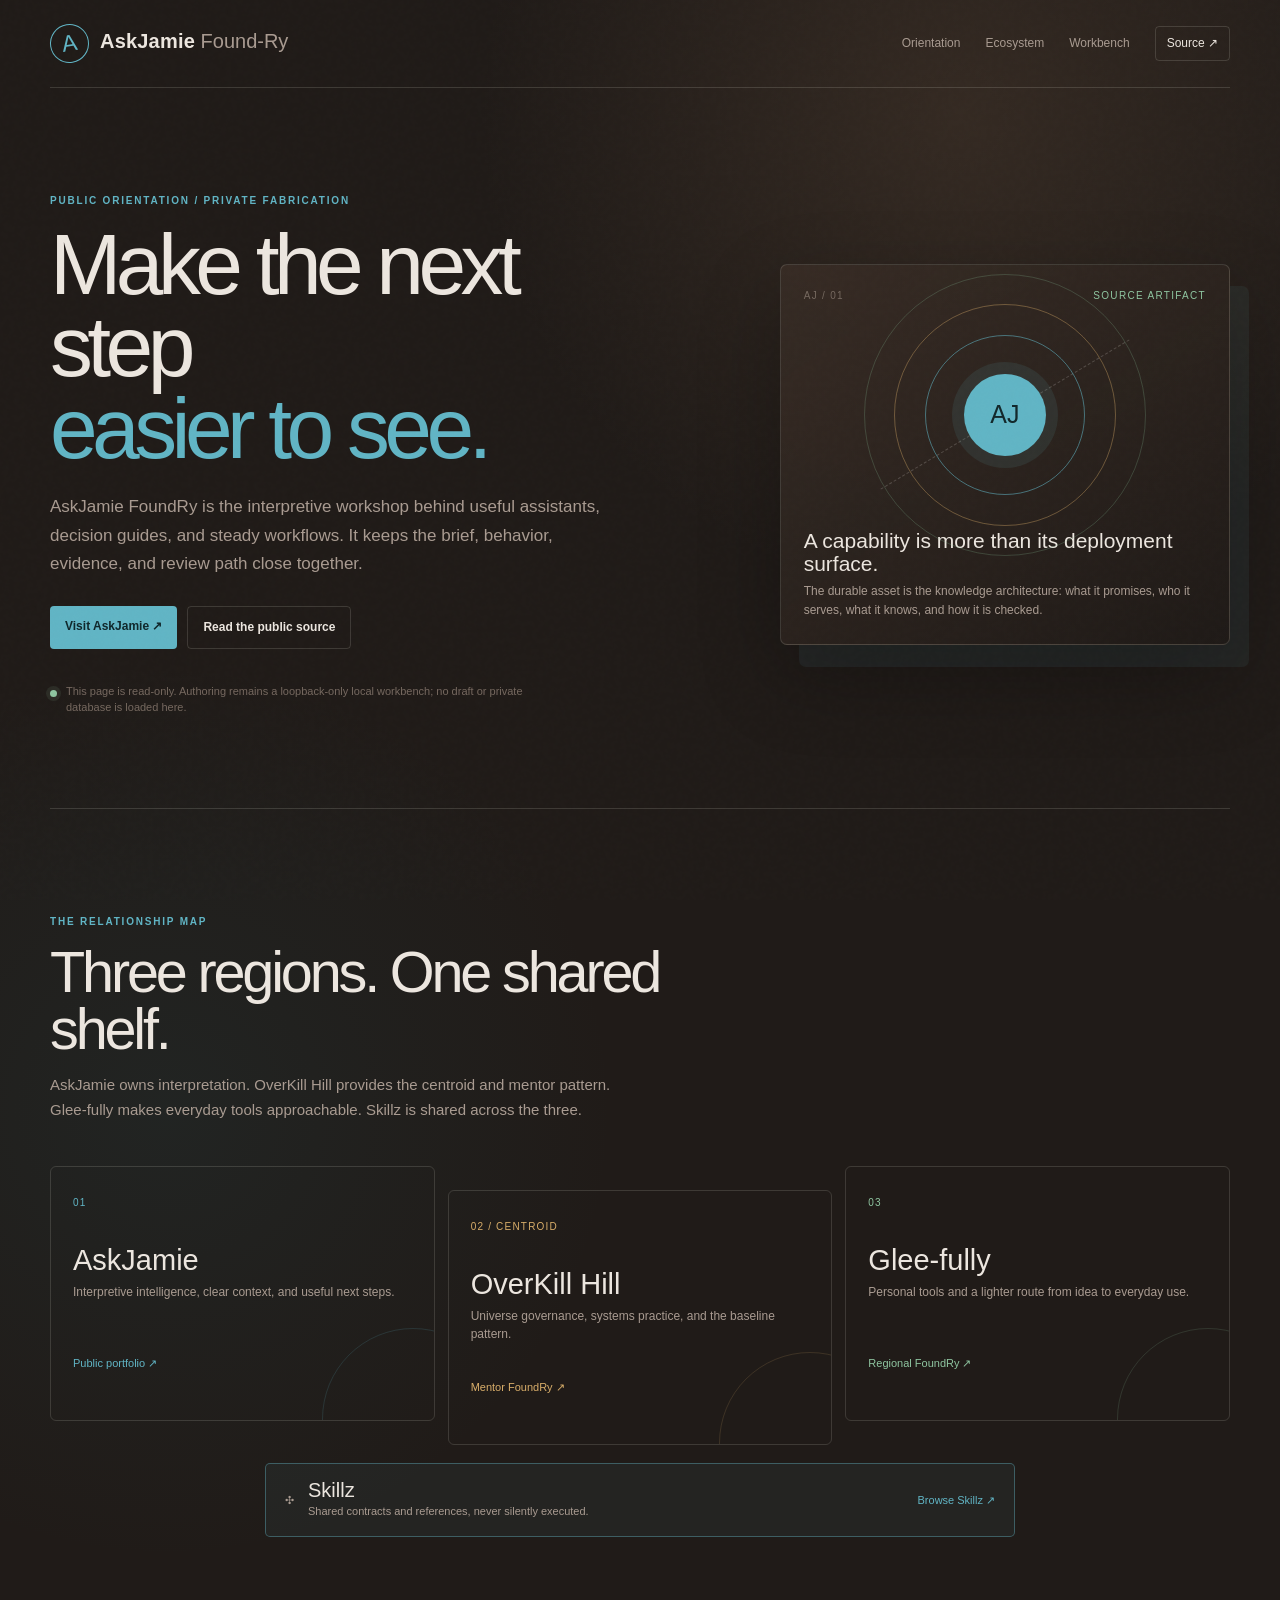
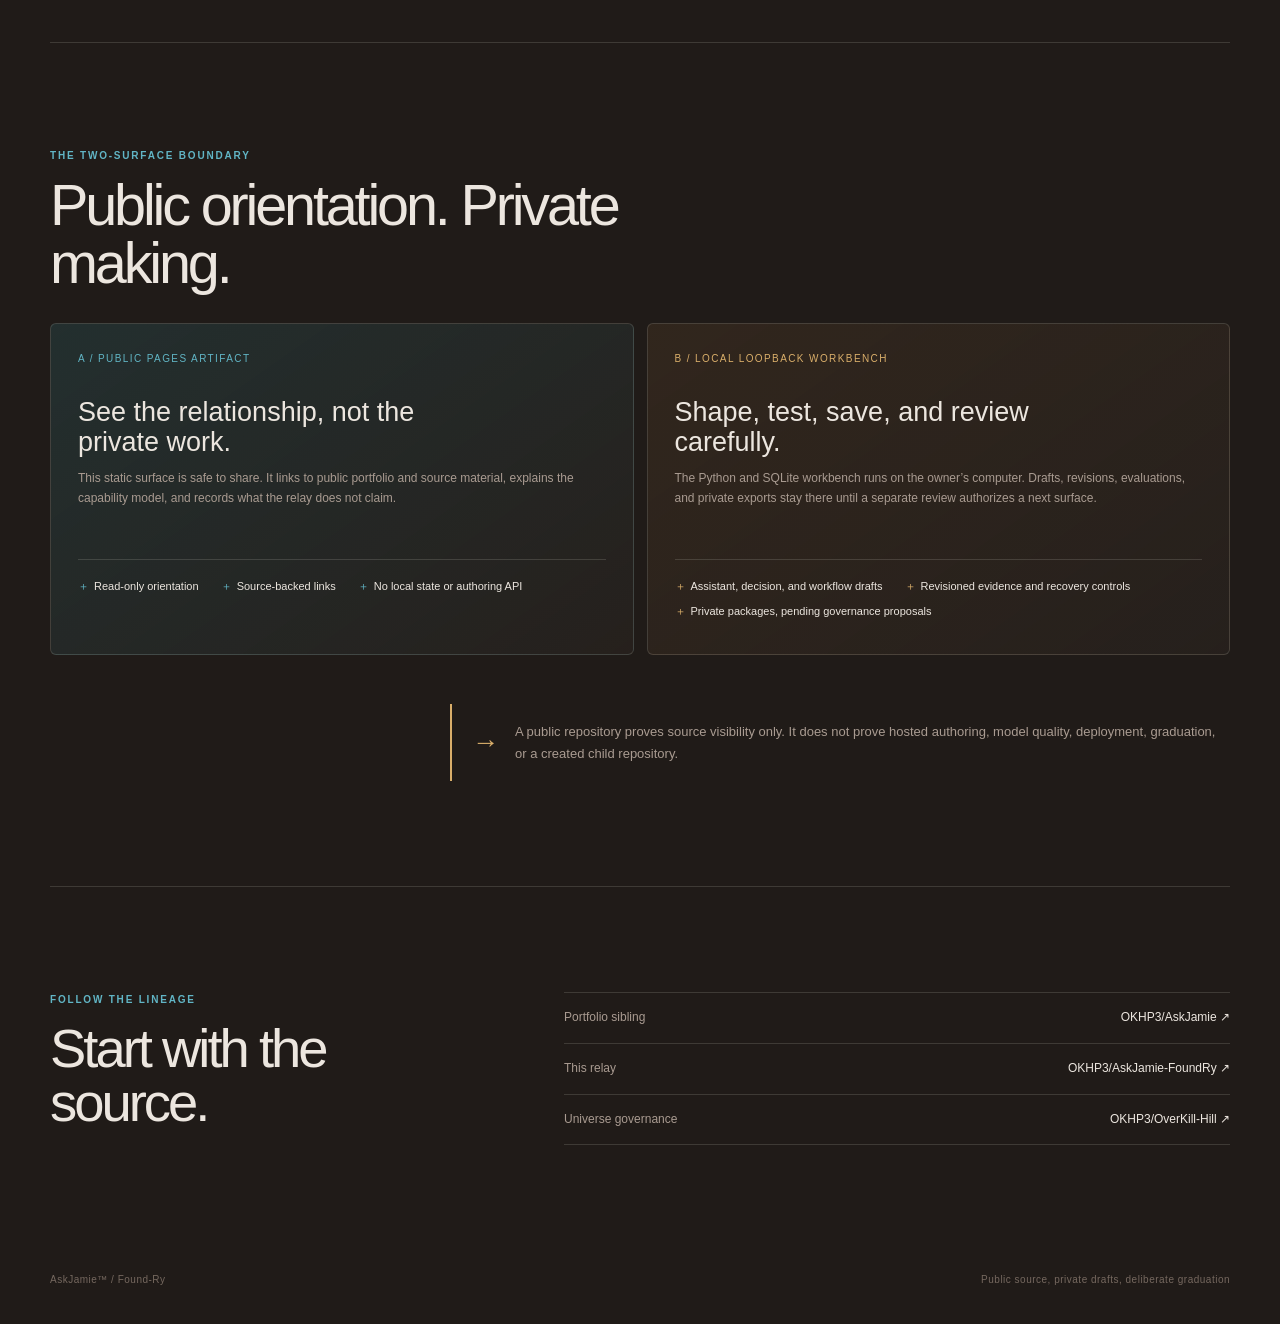
<file: public/index.html>
<!doctype html>
<html lang="en">
  <head>
    <meta charset="utf-8" />
    <meta name="viewport" content="width=device-width, initial-scale=1" />
    <meta name="theme-color" content="#201b18" />
    <meta
      name="description"
      content="AskJamie FoundRy: a public orientation to the private capability-building relay."
    />
    <meta property="og:title" content="AskJamie FoundRy" />
    <meta
      property="og:description"
      content="Interpretive capabilities, evidence, and careful next steps."
    />
    <meta property="og:type" content="website" />
    <title>AskJamie FoundRy | A careful place to shape capability</title>
    <link rel="icon" href="./favicon.svg" type="image/svg+xml" />
    <link rel="stylesheet" href="./styles.css" />
  </head>
  <body>
    <div class="grain" aria-hidden="true"></div>
    <header class="masthead">
      <a class="wordmark" href="./" aria-label="AskJamie FoundRy home">
        <span class="mark" aria-hidden="true">A</span>
        <span><b>AskJamie</b><i> Found-Ry</i></span>
      </a>
      <nav aria-label="Primary">
        <a href="#orientation">Orientation</a>
        <a href="#ecosystem">Ecosystem</a>
        <a href="#workbench">Workbench</a>
        <a class="nav-cta" href="https://github.com/OKHP3/AskJamie-FoundRy">Source ↗</a>
      </nav>
    </header>

    <main>
      <section class="hero" id="orientation">
        <div class="hero-copy">
          <p class="eyebrow">PUBLIC ORIENTATION / PRIVATE FABRICATION</p>
          <h1>Make the next step <em>easier to see.</em></h1>
          <p class="lede">
            AskJamie FoundRy is the interpretive workshop behind useful assistants,
            decision guides, and steady workflows. It keeps the brief, behavior,
            evidence, and review path close together.
          </p>
          <div class="hero-actions">
            <a class="button primary" href="https://askjamie.bot/">Visit AskJamie ↗</a>
            <a class="button secondary" href="https://github.com/OKHP3/AskJamie-FoundRy">
              Read the public source
            </a>
          </div>
          <p class="boundary-note">
            <span class="dot"></span>
            This page is read-only. Authoring remains a loopback-only local
            workbench; no draft or private database is loaded here.
          </p>
        </div>
        <div class="hero-card" aria-label="AskJamie FoundRy orientation">
          <div class="card-top">
            <span>AJ / 01</span>
            <span class="status">SOURCE ARTIFACT</span>
          </div>
          <div class="signal">
            <span class="signal-line"></span>
            <span class="signal-ring ring-one"></span>
            <span class="signal-ring ring-two"></span>
            <span class="signal-ring ring-three"></span>
            <span class="signal-core">AJ</span>
          </div>
          <p class="card-label">A capability is more than its deployment surface.</p>
          <p class="card-copy">
            The durable asset is the knowledge architecture: what it promises,
            who it serves, what it knows, and how it is checked.
          </p>
        </div>
      </section>

      <section class="section ecosystem" id="ecosystem">
        <div class="section-heading">
          <p class="eyebrow">THE RELATIONSHIP MAP</p>
          <h2>Three regions. One shared shelf.</h2>
          <p>
            AskJamie owns interpretation. OverKill Hill provides the centroid and
            mentor pattern. Glee-fully makes everyday tools approachable. Skillz
            is shared across the three.
          </p>
        </div>
        <div class="regions" role="list" aria-label="The three regions">
          <article class="region ask" role="listitem">
            <span class="region-number">01</span>
            <h3>AskJamie</h3>
            <p>Interpretive intelligence, clear context, and useful next steps.</p>
            <a href="https://askjamie.bot/">Public portfolio ↗</a>
          </article>
          <article class="region overkill" role="listitem">
            <span class="region-number">02 / CENTROID</span>
            <h3>OverKill Hill</h3>
            <p>Universe governance, systems practice, and the baseline pattern.</p>
            <a href="https://github.com/OKHP3/OverKill-Hill-FoundRy">Mentor FoundRy ↗</a>
          </article>
          <article class="region glee" role="listitem">
            <span class="region-number">03</span>
            <h3>Glee-fully</h3>
            <p>Personal tools and a lighter route from idea to everyday use.</p>
            <a href="https://github.com/OKHP3/Glee-fullyTools-FoundRy">Regional FoundRy ↗</a>
          </article>
        </div>
        <div class="shared">
          <span class="shared-mark">✣</span>
          <div>
            <strong>Skillz</strong>
            <span>Shared contracts and references, never silently executed.</span>
          </div>
          <a href="https://okhp3.github.io/skillz/">Browse Skillz ↗</a>
        </div>
      </section>

      <section class="section workbench" id="workbench">
        <div class="section-heading compact">
          <p class="eyebrow">THE TWO-SURFACE BOUNDARY</p>
          <h2>Public orientation. Private making.</h2>
        </div>
        <div class="surface-grid">
          <article class="surface public-surface">
            <div class="surface-index">A / PUBLIC PAGES ARTIFACT</div>
            <h3>See the relationship, not the private work.</h3>
            <p>
              This static surface is safe to share. It links to public portfolio
              and source material, explains the capability model, and records
              what the relay does not claim.
            </p>
            <ul>
              <li>Read-only orientation</li>
              <li>Source-backed links</li>
              <li>No local state or authoring API</li>
            </ul>
          </article>
          <article class="surface private-surface">
            <div class="surface-index">B / LOCAL LOOPBACK WORKBENCH</div>
            <h3>Shape, test, save, and review carefully.</h3>
            <p>
              The Python and SQLite workbench runs on the owner’s computer. Drafts,
              revisions, evaluations, and private exports stay there until a
              separate review authorizes a next surface.
            </p>
            <ul>
              <li>Assistant, decision, and workflow drafts</li>
              <li>Revisioned evidence and recovery controls</li>
              <li>Private packages, pending governance proposals</li>
            </ul>
          </article>
        </div>
        <div class="principle">
          <span class="principle-mark">→</span>
          <p>
            A public repository proves source visibility only. It does not prove
            hosted authoring, model quality, deployment, graduation, or a created
            child repository.
          </p>
        </div>
      </section>

      <section class="section links">
        <div>
          <p class="eyebrow">FOLLOW THE LINEAGE</p>
          <h2>Start with the source.</h2>
        </div>
        <div class="link-list">
          <a href="https://github.com/OKHP3/AskJamie">
            <span>Portfolio sibling</span><b>OKHP3/AskJamie ↗</b>
          </a>
          <a href="https://github.com/OKHP3/AskJamie-FoundRy">
            <span>This relay</span><b>OKHP3/AskJamie-FoundRy ↗</b>
          </a>
          <a href="https://github.com/OKHP3/OverKill-Hill">
            <span>Universe governance</span><b>OKHP3/OverKill-Hill ↗</b>
          </a>
        </div>
      </section>
    </main>

    <footer>
      <span>AskJamie™ / Found-Ry</span>
      <span>Public source, private drafts, deliberate graduation</span>
    </footer>
  </body>
</html>
</file>
<file: public/styles.css>
:root {
  --ink: #ece6df;
  --muted: #a99b91;
  --dim: #75685f;
  --brown: #201b18;
  --panel: #2b2420;
  --line: rgba(236, 230, 223, 0.15);
  --teal: #61b5c5;
  --gold: #d9ae6a;
  --green: #8fc6a1;
  --display: "Trebuchet MS", "Avenir Next", sans-serif;
  --body: "Open Sans", "Segoe UI", sans-serif;
}

* { box-sizing: border-box; }
html { scroll-behavior: smooth; background: var(--brown); }
body {
  margin: 0;
  min-width: 320px;
  color: var(--ink);
  background:
    radial-gradient(circle at 75% 4%, rgba(96, 74, 57, .32), transparent 30rem),
    radial-gradient(circle at 13% 38%, rgba(45, 102, 111, .12), transparent 28rem),
    var(--brown);
  font: 15px/1.65 var(--body);
}
.grain {
  position: fixed;
  inset: 0;
  pointer-events: none;
  opacity: .045;
  background-image: url("data:image/svg+xml,%3Csvg viewBox='0 0 180 180' xmlns='http://www.w3.org/2000/svg'%3E%3Cfilter id='n'%3E%3CfeTurbulence type='fractalNoise' baseFrequency='.9' numOctaves='3' stitchTiles='stitch'/%3E%3C/filter%3E%3Crect width='100%25' height='100%25' filter='url(%23n)' opacity='.34'/%3E%3C/svg%3E");
  z-index: 10;
}
a { color: inherit; }
.masthead, main, footer { width: min(1180px, calc(100% - 64px)); margin: auto; }
.masthead {
  min-height: 88px;
  display: flex;
  justify-content: space-between;
  align-items: center;
  border-bottom: 1px solid var(--line);
}
.wordmark { text-decoration: none; display: flex; gap: 11px; align-items: center; }
.wordmark b { font: 600 20px/1 var(--display); letter-spacing: .01em; }
.wordmark i { color: var(--muted); font: normal 400 20px/1 var(--display); }
.mark {
  display: grid; place-items: center; width: 39px; height: 39px;
  border: 1px solid var(--teal); border-radius: 50%; color: var(--teal);
  font: 23px/1 var(--display); transform: rotate(-9deg);
}
nav { display: flex; gap: 25px; align-items: center; }
nav a { color: var(--muted); font-size: 12px; text-decoration: none; }
nav a:hover, nav a:focus-visible, .link-list a:hover, .link-list a:focus-visible { color: var(--ink); }
.nav-cta { border: 1px solid var(--line); border-radius: 4px; padding: 7px 11px; color: var(--ink); }
.hero {
  min-height: 655px; padding: 105px 0 92px; display: grid;
  grid-template-columns: minmax(0, 1.08fr) minmax(320px, .78fr); gap: 9%;
  align-items: center;
}
.eyebrow { margin: 0 0 13px; color: var(--teal); font-size: 10px; font-weight: 700; letter-spacing: .18em; }
h1, h2, h3, p { margin-top: 0; }
h1 { max-width: 650px; margin-bottom: 24px; font: 500 clamp(3.3rem, 6.7vw, 6.25rem)/.96 var(--display); letter-spacing: -.065em; }
h1 em { display: block; color: var(--teal); font-style: normal; }
.lede { max-width: 560px; margin-bottom: 28px; color: var(--muted); font-size: 17px; }
.hero-actions { display: flex; flex-wrap: wrap; gap: 10px; }
.button {
  display: inline-block; border-radius: 4px; padding: 11px 15px;
  text-decoration: none; font-size: 12px; font-weight: 700; transition: .2s ease;
}
.button.primary { background: var(--teal); color: #10272b; }
.button.secondary { border: 1px solid var(--line); color: var(--ink); }
.button:hover, .button:focus-visible { transform: translateY(-2px); box-shadow: 0 8px 24px #0004; }
.boundary-note { max-width: 495px; display: flex; gap: 9px; align-items: start; margin: 35px 0 0; color: var(--dim); font-size: 11px; line-height: 1.45; }
.dot { flex: none; width: 7px; height: 7px; margin-top: 6px; border-radius: 50%; background: var(--green); box-shadow: 0 0 0 4px rgba(143,198,161,.1); }
.hero-card {
  min-height: 380px; position: relative; overflow: hidden; padding: 23px;
  border: 1px solid var(--line); border-radius: 7px;
  background: linear-gradient(145deg, rgba(55,44,37,.98), rgba(31,27,24,.97));
  box-shadow: 19px 22px 0 rgba(96,181,197,.07), 0 30px 80px #0004;
}
.card-top { display: flex; justify-content: space-between; color: var(--dim); font-size: 10px; letter-spacing: .13em; }
.status { color: var(--green); }
.signal { height: 220px; position: relative; display: grid; place-items: center; }
.signal-ring { position: absolute; border: 1px solid; border-radius: 50%; }
.ring-one { width: 160px; height: 160px; border-color: rgba(97,181,197,.55); }
.ring-two { width: 222px; height: 222px; border-color: rgba(217,174,106,.38); }
.ring-three { width: 282px; height: 282px; border-color: rgba(143,198,161,.22); }
.signal-line { position: absolute; width: 290px; border-top: 1px dashed rgba(236,230,223,.2); transform: rotate(-31deg); }
.signal-core { z-index: 1; display: grid; place-items: center; width: 82px; height: 82px; border-radius: 50%; background: var(--teal); color: #13282b; font: 500 25px var(--display); box-shadow: 0 0 0 12px rgba(97,181,197,.1); }
.card-label { margin: 4px 0 7px; font: 500 21px/1.1 var(--display); }
.card-copy { margin: 0; color: var(--muted); font-size: 12px; }
.section { padding: 105px 0; border-top: 1px solid var(--line); }
.section-heading { max-width: 640px; margin-bottom: 44px; }
.section-heading h2, .links h2 { margin-bottom: 14px; font: 500 clamp(2.3rem, 4.5vw, 4.25rem)/1 var(--display); letter-spacing: -.055em; }
.section-heading > p:last-child { color: var(--muted); max-width: 590px; }
.regions { display: grid; grid-template-columns: repeat(3, 1fr); gap: 13px; }
.region { min-height: 255px; padding: 22px; border: 1px solid var(--line); border-radius: 6px; position: relative; overflow: hidden; }
.region:after { content: ""; position: absolute; width: 180px; height: 180px; border: 1px solid currentColor; border-radius: 50%; right: -70px; bottom: -90px; opacity: .16; }
.region.ask { color: var(--teal); }
.region.overkill { color: var(--gold); transform: translateY(24px); }
.region.glee { color: var(--green); }
.region-number { font-size: 10px; letter-spacing: .12em; }
.region h3 { margin: 30px 0 7px; color: var(--ink); font: 500 29px var(--display); }
.region p { min-height: 54px; color: var(--muted); font-size: 12px; line-height: 1.45; }
.region a { color: currentColor; font-size: 11px; text-decoration: none; }
.shared { max-width: 750px; margin: 42px auto 0; padding: 15px 19px; display: flex; align-items: center; gap: 14px; border: 1px solid rgba(97,181,197,.4); border-radius: 5px; background: rgba(97,181,197,.06); }
.shared-mark { color: var(--teal); font-size: 25px; }
.shared strong, .shared span { display: block; }
.shared strong { font: 500 20px var(--display); }
.shared span { color: var(--muted); font-size: 11px; }
.shared a { margin-left: auto; color: var(--teal); font-size: 11px; text-decoration: none; white-space: nowrap; }
.compact { margin-bottom: 31px; }
.surface-grid { display: grid; grid-template-columns: 1fr 1fr; gap: 13px; }
.surface { padding: 27px; border: 1px solid var(--line); border-radius: 6px; }
.public-surface { background: linear-gradient(145deg, rgba(42,87,92,.34), rgba(42,36,32,.6)); }
.private-surface { background: linear-gradient(145deg, rgba(82,60,39,.35), rgba(42,36,32,.6)); }
.surface-index { margin-bottom: 30px; color: var(--teal); font-size: 10px; letter-spacing: .14em; }
.private-surface .surface-index { color: var(--gold); }
.surface h3 { max-width: 420px; margin-bottom: 12px; font: 500 27px/1.1 var(--display); }
.surface p { min-height: 78px; color: var(--muted); font-size: 12px; }
.surface ul { padding: 17px 0 0; margin: 0; border-top: 1px solid var(--line); list-style: none; color: var(--ink); font-size: 11px; }
.surface li { display: inline-block; margin: 0 19px 7px 0; }
.surface li:before { content: "＋"; margin-right: 5px; color: var(--teal); }
.private-surface li:before { color: var(--gold); }
.principle { display: flex; align-items: center; gap: 16px; max-width: 780px; margin: 49px 0 0 auto; padding: 16px 0 16px 20px; border-left: 2px solid var(--gold); }
.principle-mark { color: var(--gold); font-size: 27px; }
.principle p { margin: 0; color: var(--muted); font-size: 13px; }
.links { display: grid; grid-template-columns: .8fr 1.2fr; gap: 70px; }
.links h2 { font-size: 3.4rem; }
.link-list { border-top: 1px solid var(--line); }
.link-list a { display: flex; justify-content: space-between; gap: 15px; padding: 15px 0; border-bottom: 1px solid var(--line); color: var(--muted); text-decoration: none; font-size: 12px; }
.link-list b { color: var(--ink); font-weight: 400; }
footer { padding: 22px 0 35px; display: flex; justify-content: space-between; color: var(--dim); font-size: 10px; letter-spacing: .05em; }
a:focus-visible { outline: 2px solid var(--teal); outline-offset: 4px; }
@media (max-width: 760px) {
  .masthead, main, footer { width: min(100% - 32px, 560px); }
  .masthead { min-height: 72px; }
  nav { gap: 12px; }
  nav a:not(.nav-cta) { display: none; }
  .hero { display: block; min-height: auto; padding: 76px 0 82px; }
  h1 { font-size: clamp(3.3rem, 16vw, 5.2rem); }
  .hero-card { margin-top: 63px; min-height: 350px; }
  .regions, .surface-grid, .links { grid-template-columns: 1fr; }
  .region.overkill { transform: none; }
  .shared { align-items: start; flex-wrap: wrap; }
  .shared a { margin-left: 39px; }
  .section { padding: 78px 0; }
  .surface p { min-height: 0; }
  footer { display: block; line-height: 2; }
}
@media (prefers-reduced-motion: reduce) {
  *, *:before, *:after { scroll-behavior: auto !important; transition: none !important; }
}
</file>
